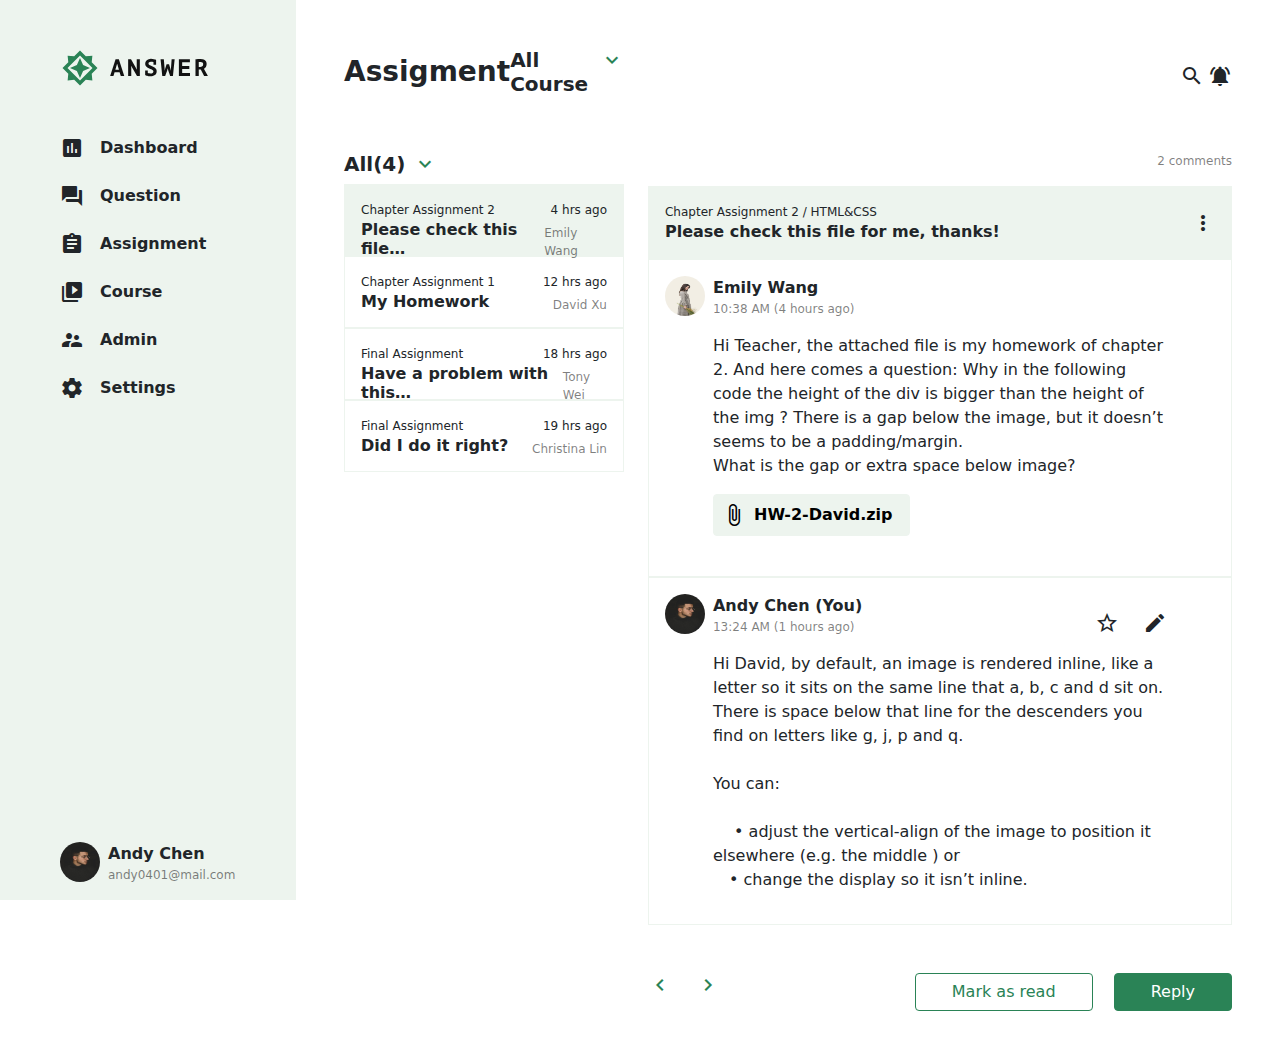
<file: index.html>
<!DOCTYPE html>
<html lang="en">

<head>
  <meta charset="UTF-8">
  <meta name="viewport" content="width=device-width, initial-scale=1.0">
  <meta http-equiv="X-UA-Compatible" content="ie=edge">
  <title>首頁</title>
  <link rel="stylesheet" href="./assets/style/all.css">
  <link rel="stylesheet" href="https://fonts.googleapis.com/icon?family=Material+Icons">
</head>

<body>
  <div class="container-fluid">
    <div class="row">
      <aside class="col-2 bg-secondary position-sticky top-0">
        <div class="h-100 d-flex flex-column justify-content-between ps-5">
          <ul class="list-unstyled">
            <li class="pb-5 pt-5"><img src="assets/images/logo-ANSWER.svg" alt=""></li>
            <li class="aside-item pb-4"><a href="###" class="d-flex align-items-center fw-bolder"><i class="material-icons pe-3">insert_chart</i>Dashboard</a></li>
            <li class="aside-item pb-4"><a href="###" class="d-flex align-items-center fw-bolder"><i class="material-icons pe-3">forum</i>Question</a></li>
            <li class="aside-item pb-4"><a href="index.html" class="d-flex align-items-center fw-bolder"><i class="material-icons pe-3">assignment</i>Assignment</a></li>
            <li class="aside-item pb-4"><a href="###" class="d-flex align-items-center fw-bolder"><i class="material-icons pe-3">video_library</i>Course</a><li>
            <li class="aside-item pb-4"><a href="admin.html" class="d-flex align-items-center fw-bolder"><i class="material-icons pe-3">supervisor_account</i>Admin</a></li>
            <li class="aside-item pb-4"><a href="###" class="d-flex align-items-center fw-bolder"><i class="material-icons pe-3">settings</i>Settings</a></li>
          </ul>
          <div class="d-flex">
            <img src="assets/images/andychen.jpeg" alt="" class="user-icon me-2">
            <div>
              <p class="mb-0 fw-bolder">Andy Chen</p>
              <p class="text-black-50 small-font-size">andy0401@mail.com</p>
            </div>
          </div>
        </div>
      </aside>
      <div class="main col p-5">
        <div class="row justify-content-between mb-5">
  <div class="col-4 d-flex align-items-center justify-content-between">
    <h3 class="fw-bolder">Assigment</h3>
    <div class="d-flex">
      <h5 class="fw-bolder">All Course</h5>
      <a href="###"><i class="material-icons ms-2">expand_more</i></a>
    </div>
  </div>
  <div class="col-1 d-flex justify-content-between align-items-center">
    <i class="material-icons d-block">search</i>
    <i class="material-icons d-block">notifications_active</i>
  </div>
</div>
<div class="row">
  <div class="col-md-4">
    <div class="d-flex">
      <h5 class="fw-bolder">All(4)</h5>
      <a href="###"><i class="material-icons ms-2">expand_more</i></a>
    </div>
    <ul class="list-unstyled">
      <li class="border border-secondary p-3 bg-secondary">
        <div class="height-special d-flex justify-content-between">
          <p class="small-font-size">Chapter Assignment 2</p>
          <p class="small-font-size">4 hrs ago</p>
        </div>
        <div class="height-special d-flex justify-content-between">
          <h6 class="fw-bolder">Please check this file…</h6>
          <p class="text-black-50 small-font-size pt-1">Emily Wang</p>
        </div>
      </li>
      <li class="border border-secondary p-3">
        <div class="height-special d-flex justify-content-between">
          <p class="small-font-size">Chapter Assignment 1</p>
          <p class="small-font-size">12 hrs ago</p>
        </div>
        <div class="height-special d-flex justify-content-between">
          <h6 class="fw-bolder">My Homework</h6>
          <p class="text-black-50 small-font-size pt-1">David Xu</p>
        </div>
      </li>
      <li class="border border-secondary p-3">
        <div class="height-special d-flex justify-content-between">
          <p class="small-font-size">Final Assignment</p>
          <p class="small-font-size">18 hrs ago</p>
        </div>
        <div class="height-special d-flex justify-content-between">
          <h6 class="fw-bolder">Have a problem with this…</h6>
          <p class="text-black-50 small-font-size pt-1">Tony Wei</p>
        </div>
      </li>
      <li class="border border-secondary p-3">
        <div class="height-special d-flex justify-content-between">
          <p class="small-font-size">Final Assignment</p>
          <p class="small-font-size">19 hrs ago</p>
        </div>
        <div class="height-special d-flex justify-content-between">
          <h6 class="fw-bolder">Did I do it right?</h6>
          <p class="text-black-50 small-font-size pt-1">Christina Lin</p>
        </div>
      </li>
    </ul>
  </div>
  <div class="col-md-8">
    <p class="text-black-50 text-end small-font-size mb-3">2 comments</p>
    <div>
      <div class="d-flex justify-content-between border border-secondary p-3 bg-secondary">
        <div>
          <p class="height-special small-font-size">Chapter Assignment 2 / HTML&CSS</p>
          <h6 class="height-special fw-bolder">Please check this file for me, thanks!</h6>
        </div>
        <div>
          <i class="material-icons mt-2">more_vert</i>
        </div>
      </div>
      <div>
        <ul class="list-unstyled mb-5">
          <li class="border border-secondary p-3">
            <div class="d-flex">
              <img src="assets/images/emilywang.jpeg" alt="" class="user-icon me-2">
              <div>
                <p class="mb-0 fw-bolder">Emily Wang</p>
                <p class="text-black-50 small-font-size">10:38 AM (4 hours ago)</p>
              </div>
            </div>
            <p class="ps-5 pe-5">Hi Teacher, the attached file is my homework of chapter 2. And here comes a question: Why in the following code the height of the div is bigger than the height of the img ? There is a gap below the image, but it doesn’t seems to be a padding/margin.<br>What is the gap or extra space below image?</p>
            <button type="button" class="btn btn-secondary radius d-flex align-items-center ms-5 mb-4 p-2">
              <i class="material-icons me-2">attach_file</i>
              <span class="fw-bold pe-2">HW-2-David.zip</span>
            </button>
          </li>
          <li class="border border-secondary p-3">
            <div class="d-flex justify-content-between">
              <div class="d-flex">
                <img src="assets/images/andychen.jpeg" alt="" class="user-icon me-2">
                <div>
                  <p class="mb-0 fw-bolder">Andy Chen (You)</p>
                  <p class="text-black-50 small-font-size">13:24 AM (1 hours ago)</p>
                </div>
              </div>
              <div class="d-flex justify-content-between align-items-center me-5">
                <i class="material-icons d-block me-4">star_border</i>
                <i class="material-icons d-block">edit</i>
              </div>
            </div>
            <p class="ps-5 pe-5">Hi David, by default, an image is rendered inline, like a letter so it sits on the same line that a, b, c and d sit on. There is space below that line for the descenders you find on letters like g, j, p and q.<br><br>You can:<br><br>　 • adjust the vertical-align of the image to position it elsewhere (e.g. the middle ) or<br>　• change the display so it isn’t inline.</p>
          </li>
        </ul>
      </div>
      <div class="d-flex justify-content-between">
        <div class="d-flex">
          <a href=""><i class="material-icons d-block me-4">chevron_left</i></a>
          <a href=""><i class="material-icons d-block">chevron_right</i></a>
        </div>
        <div>
          <button class="btn btn-outline-primary me-3">
            <span class="ms-4 me-4">Mark as read</span>
          </button>
          <button class="btn btn-primary" type="button" data-bs-toggle="collapse" data-bs-target="#collapseExample" aria-expanded="false" aria-controls="collapseExample">
            <span class="ms-4 me-4">Reply</span>
          </button>
        </div>
      </div>
      <div class="collapse collapseExample border bg-white" id="collapseExample">
        <header class="d-flex align-items-center p-3 bg-secondary">
          <h4 class="m-0 btn fw-bold p-3">Body Text</h4>
          <i class="material-icons me-4">arrow_drop_down</i>
          <i class="material-icons me-4">format_bold</i>
          <i class="material-icons me-4">format_italic</i>
          <i class="material-icons me-4">format_list_bulleted</i>
          <i class="material-icons me-4">format_list_numbered</i>
          <i class="material-icons me-4">insert_photo</i>
          <i class="material-icons me-4">insert_link</i>
          <i class="material-icons me-4">code</i>
        </header>
        <textarea name="replyMessage" id="replyMessage" rows="8" class="w-100 p-4 border-0 mb-4" placeholder="Reply an answer…"></textarea>
        <footer class="d-flex justify-content-end mb-4">
          <button type="button" class="btn btn-outline-primary me-3" data-bs-toggle="collapse" data-bs-target="#collapseExample" aria-expanded="false" aria-controls="collapseExample">Cancel</button>
          <button class="btn btn-primary me-3">Reply</button>
        </footer>
      </div>
    </div>
  </div>
</div>
      </div>
    </div>
  </div>
  <script src="./assets/js/vendors.js"></script>
  <script src="./assets/js/all.js"></script>
  <script src="https://code.jquery.com/jquery-3.6.0.js" integrity="sha256-H+K7U5CnXl1h5ywQfKtSj8PCmoN9aaq30gDh27Xc0jk=" crossorigin="anonymous"></script>
  <script src="https://cdn.jsdelivr.net/npm/bootstrap@5.0.2/dist/js/bootstrap.bundle.min.js" integrity="sha384-MrcW6ZMFYlzcLA8Nl+NtUVF0sA7MsXsP1UyJoMp4YLEuNSfAP+JcXn/tWtIaxVXM" crossorigin="anonymous"></script>
</body>

</html>
</file>
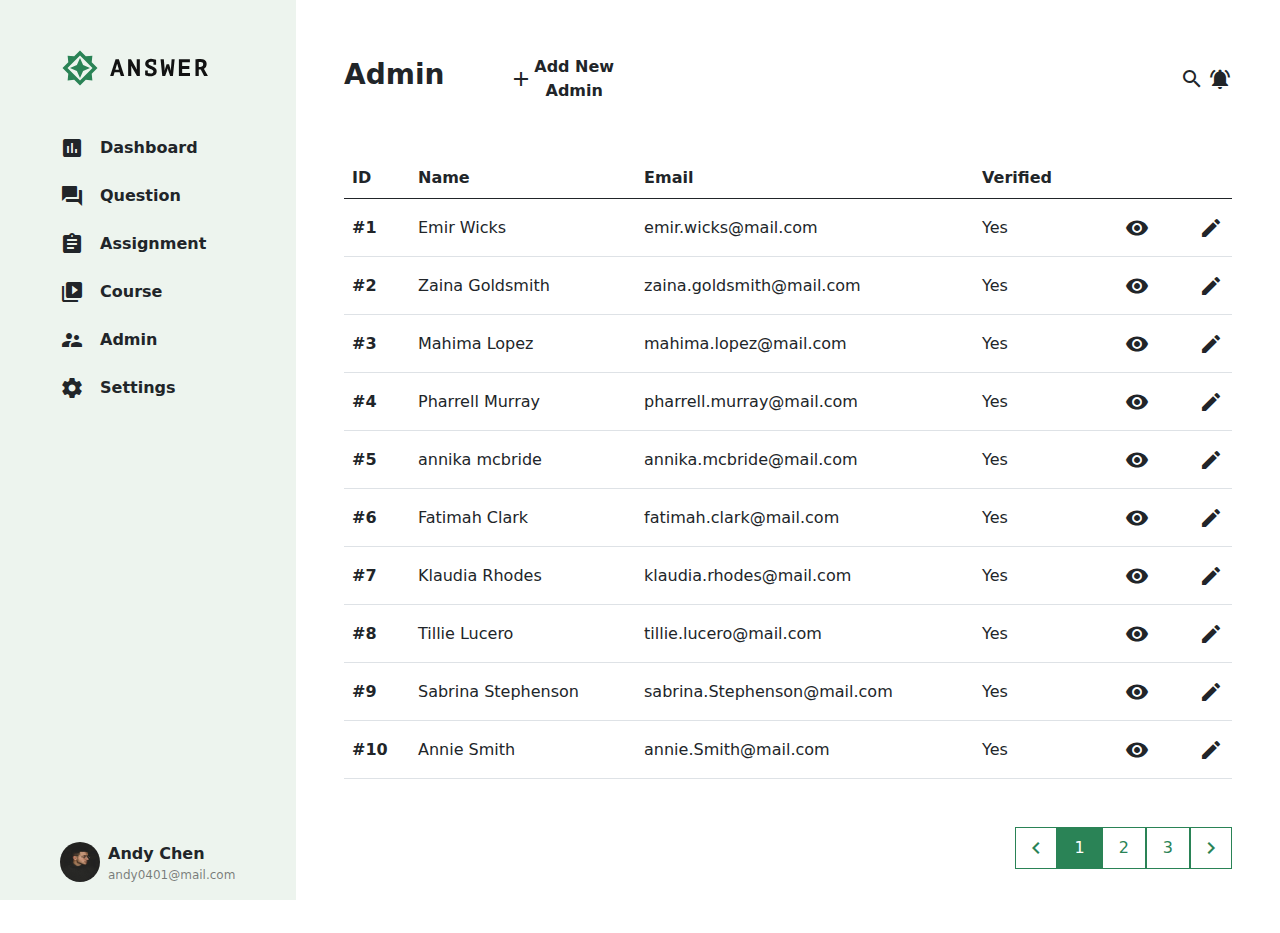
<file: admin.html>
<!DOCTYPE html>
<html lang="en">

<head>
  <meta charset="UTF-8">
  <meta name="viewport" content="width=device-width, initial-scale=1.0">
  <meta http-equiv="X-UA-Compatible" content="ie=edge">
  <title>Admin</title>
  <link rel="stylesheet" href="./assets/style/all.css">
  <link rel="stylesheet" href="https://fonts.googleapis.com/icon?family=Material+Icons">
</head>

<body>
  <div class="container-fluid">
    <div class="row">
      <aside class="col-2 bg-secondary position-sticky top-0">
        <div class="h-100 d-flex flex-column justify-content-between ps-5">
          <ul class="list-unstyled">
            <li class="pb-5 pt-5"><img src="assets/images/logo-ANSWER.svg" alt=""></li>
            <li class="aside-item pb-4"><a href="###" class="d-flex align-items-center fw-bolder"><i class="material-icons pe-3">insert_chart</i>Dashboard</a></li>
            <li class="aside-item pb-4"><a href="###" class="d-flex align-items-center fw-bolder"><i class="material-icons pe-3">forum</i>Question</a></li>
            <li class="aside-item pb-4"><a href="index.html" class="d-flex align-items-center fw-bolder"><i class="material-icons pe-3">assignment</i>Assignment</a></li>
            <li class="aside-item pb-4"><a href="###" class="d-flex align-items-center fw-bolder"><i class="material-icons pe-3">video_library</i>Course</a><li>
            <li class="aside-item pb-4"><a href="admin.html" class="d-flex align-items-center fw-bolder"><i class="material-icons pe-3">supervisor_account</i>Admin</a></li>
            <li class="aside-item pb-4"><a href="###" class="d-flex align-items-center fw-bolder"><i class="material-icons pe-3">settings</i>Settings</a></li>
          </ul>
          <div class="d-flex">
            <img src="assets/images/andychen.jpeg" alt="" class="user-icon me-2">
            <div>
              <p class="mb-0 fw-bolder">Andy Chen</p>
              <p class="text-black-50 small-font-size">andy0401@mail.com</p>
            </div>
          </div>
        </div>
      </aside>
      <div class="main col p-5">
        <div class="row justify-content-between mb-5">
    <div class="col-4 d-flex align-items-center">
        <h3 class="fw-bolder me-5">Admin</h3>
        <button type="button" class="btn d-flex align-items-center px-2 fw-bold" data-bs-toggle="modal" data-bs-target="#addNewAdmin">
            <i class="material-icons ms-2">add</i>
            Add New Admin
        </button>
        <div class="modal fade" id="addNewAdmin" tabindex="-1" aria-labelledby="addNewAdmin" aria-hidden="true">
            <div class="modal-dialog modal-dialog-scrollable">
                <form class="modal-content" action="">
                  <div class="modal-header border-0 p-4">
                    <h5 class="modal-title fw-bolder">New Admin</h5>
                    <button type="button" class="btn-close" data-bs-dismiss="modal" aria-label="Close"></button>
                  </div>
                  <div class="modal-body">
                    <h5 class="p-2 fw-bolder">Account</h5>
                    <label for="name" class="d-block p-2">Name</label>
                    <input type="text" name="name" id="name" class="p-2 mb-2 form-control-lg w-100">
                    <label for="mail" class="d-block p-2">Email</label>
                    <input type="text" name="mail" id="mail" class="p-2 mb-2 form-control-lg w-100">
                    <h5 class="p-2 fw-bolder border-top pt-4 mt-4">Verification</h5>
                    <p class="fw-bolder">
                        <i class="material-icons me-2 align-top text-danger">warning</i>
                        Unverified
                    </p>
                    <button type="button" class="btn btn-outline-primary w-100 p-3">
                        Send Verification Mail
                    </button>
                    <h5 class="p-2 fw-bolder border-top pt-4 mt-4">Access Level</h5>
                    <select name="level" id="level" class="text-black-50 form-select-lg w-100 py-3">
                        <option selected>-Choose access level-</option>
                        <option value="Admin">Admin</option>
                        <option value="2222">2222</option>
                        <option value="3333">3333</option>
                    </select>
                    <h5 class="p-2 fw-bolder border-top pt-4 mt-4">Custom Access</h5>
                    <div>
                        <input class="form-check-input p-2 m-2" type="checkbox" value="lecture" id="lecture">
                        <label class="form-check-label m-1 fw-bolder" for="lecture">Lecture</label>
                    </div>
                    <div>
                        <input class="form-check-input p-2 m-2" type="checkbox" value="Coupon" id="Coupon">
                        <label class="form-check-label m-1 fw-bolder" for="Coupon">Coupon</label>
                    </div>
                    <div>
                        <input class="form-check-input p-2 m-2" type="checkbox" value="Message" id="Message">
                        <label class="form-check-label m-1 fw-bolder" for="Message">Message</label>
                    </div>
                    <div>
                        <input class="form-check-input p-2 m-2" type="checkbox" value="Setting" id="Setting">
                        <label class="form-check-label m-1 fw-bolder" for="Setting">Setting</label>
                    </div>
                    <div>
                        <input class="form-check-input p-2 m-2" type="checkbox" value="task-menu" id="task-menu">
                        <label class="form-check-label m-1 fw-bolder" for="task-menu">Task menu</label>
                    </div>
                  </div>
                  <div class="modal-footer">
                    <button type="button" class="btn btn-secondary" data-bs-dismiss="modal">Cancel</button>
                    <button type="button" class="btn btn-primary">Add</button>
                  </div>
                </form>
            </div>
        </div>
    </div>
    <div class="col-1 d-flex justify-content-between align-items-center">
        <i class="material-icons d-block">search</i>
        <i class="material-icons d-block">notifications_active</i>
    </div>
</div>
<table class="table table-hover align-middle mb-5">
    <thead>
        <tr>
            <th scope="col">ID</th>
            <th scope="col">Name</th>
            <th scope="col">Email</th>
            <th scope="col">Verified</th>
            <th scope="col"></th>
            <th scope="col"></th>
        </tr>
    </thead>
    <tbody>
        <tr>
            <th scope="row">#1</th>
            <td>Emir Wicks</td>
            <td>emir.wicks@mail.com</td>
            <td>Yes</td>
            <td class="text-end">
                <button type="button" class="btn p-0" data-bs-toggle="modal" data-bs-target="#card">
                    <i class="material-icons ms-3 pt-2">remove_red_eye</i>
                </button>
            </td>
            <td class="text-end">
                <button type="button" class="btn p-0" data-bs-toggle="modal" data-bs-target="#cardedit">
                    <i class="material-icons ms-3 pt-2">edit</i>
                </button>
            </td>
            <div class="modal fade" id="card" tabindex="-1" aria-labelledby="card" aria-hidden="true">
                <div class="modal-dialog modal-dialog-centered">
                  <div class="modal-content">
                      <div class="d-flex">
                        <img class="m-4" src="assets/images/emir.jpeg" style="width: 180px;height: 145px;" alt="">
                        <div class="w-50">
                            <div class="modal-header border-0 p-0 mt-4">
                                <h6 class="modal-title">#1</h6>
                                <button type="button" class="btn-close" data-bs-dismiss="modal" aria-label="Close"></button>
                            </div>
                            <div class="modal-body p-0 mt-2">
                                <h6>Admin</h6>
                                <h5>Emir Wicks</h5>
                                <p class="small-font-size text-black-50 m-0">emir.wicks@mail.com</p>
                                <div class="d-flex justify-content-between">
                                    <button type="button" class="btn bg-secondary" data-bs-toggle="collapse" data-bs-target="#card-footer" aria-expanded="false" aria-controls="card-footer">
                                        Verified
                                    </button>
                                    <button type="button" class="btn" data-bs-toggle="collapse" data-bs-target="#card-footer" aria-expanded="false" aria-controls="card-footer">
                                        <i class="material-icons ms-2">expand_more</i>
                                    </button>
                                </div>
                            </div>
                            <div class="modal-footer collapse card-footer border-0 bg-white" id="card-footer">
                                <button type="button" class="btn btn-outline-danger px-4" data-bs-dismiss="modal">Deactivate</button>
                                <button type="button" class="btn btn-primary px-4">Edit</button>
                            </div>
                        </div>
                      </div>
                  </div>
                </div>
            </div>
            <div class="modal fade" id="cardedit" tabindex="-1" aria-labelledby="cardedit" aria-hidden="true">
                <div class="modal-dialog modal-dialog-scrollable">
                    <div class="modal-content" action="">
                      <div class="modal-header border-0 p-4">
                        <h5 class="modal-title fw-bolder">Edit Admin</h5>
                        <button type="button" class="btn-close" data-bs-dismiss="modal" aria-label="Close"></button>
                      </div>
                      <div class="modal-body">
                        <h5 class="p-2 fw-bolder">Account</h5>
                        <label for="name" class="d-block p-2">Name</label>
                        <input type="text" name="name" id="name" class="p-2 mb-2 form-control-lg w-100" value="Emir Wicks">
                        <label for="mail" class="d-block p-2">Email</label>
                        <input type="text" name="mail" id="mail" class="p-2 mb-2 form-control-lg w-100" value="emir.wicks@mail.com">
                        <h5 class="p-2 fw-bolder border-top pt-4 mt-4">Verification</h5>
                        <div class="d-flex justify-content-between">
                            <p class="fw-bolder">
                                <i class="material-icons me-2 align-top text-primary">check_circle</i>
                                Verified
                            </p>
                            <p class="fw-bolder">2020/4/12</p>
                        </div>
                        <button type="button" class="btn btn-outline-primary w-100 p-3" disabled>
                            Send Verification Mail
                        </button>
                        <h5 class="p-2 fw-bolder border-top pt-4 mt-4">Access Level</h5>
                        <select name="level" id="level" class="text-black-70 form-select-lg w-100 py-3">
                            <option disabled>-Choose access level-</option>
                            <option value="Admin" selected>Admin</option>
                            <option value="2222">2222</option>
                            <option value="3333">3333</option>
                        </select>
                        <h5 class="p-2 fw-bolder border-top pt-4 mt-4">Custom Access</h5>
                        <div>
                            <input class="form-check-input p-2 m-2" type="checkbox" value="lecture" id="lecture">
                            <label class="form-check-label m-1 fw-bolder" for="lecture">Lecture</label>
                        </div>
                        <div>
                            <input class="form-check-input p-2 m-2" type="checkbox" value="Coupon" id="Coupon">
                            <label class="form-check-label m-1 fw-bolder" for="Coupon">Coupon</label>
                        </div>
                        <div>
                            <input class="form-check-input p-2 m-2" type="checkbox" value="Message" id="Message">
                            <label class="form-check-label m-1 fw-bolder" for="Message">Message</label>
                        </div>
                        <div>
                            <input class="form-check-input p-2 m-2" type="checkbox" value="Setting" id="Setting">
                            <label class="form-check-label m-1 fw-bolder" for="Setting">Setting</label>
                        </div>
                        <div>
                            <input class="form-check-input p-2 m-2" type="checkbox" value="task-menu" id="task-menu">
                            <label class="form-check-label m-1 fw-bolder" for="task-menu">Task menu</label>
                        </div>
                        <h5 class="p-2 fw-bolder border-top pt-4 mt-4">Deactivate Account</h5>
                        <p class="fw-bolder text-danger">
                            <i class="material-icons me-2 align-top text-danger">warning</i>
                            This cannot be undone!
                        </p>
                        <button type="button" class="btn btn-outline-danger w-100 p-3">
                            Deactivate This Account
                        </button>
                      </div>
                      <div class="modal-footer border-0">
                        <button type="button" class="btn btn-secondary" data-bs-dismiss="modal">Cancel</button>
                        <button type="button" class="btn btn-primary">Update</button>
                      </div>
                    </div>
                </div>
            </div>
        </tr>
        <tr>
            <th scope="row">#2</th>
            <td>Zaina Goldsmith</td>
            <td>zaina.goldsmith@mail.com</td>
            <td>Yes</td>
            <td class="text-end">
            <button type="button" class="btn p-0">
                <i class="material-icons ms-3 pt-2">remove_red_eye</i>
            </button>
            </td>
            <td class="text-end">
            <button type="button" class="btn p-0">
                <i class="material-icons ms-3 pt-2">edit</i>
            </button>
            </td>
        </tr>
        <tr>
            <th scope="row">#3</th>
            <td>Mahima Lopez</td>
            <td>mahima.lopez@mail.com</td>
            <td>Yes</td>
            <td class="text-end">
            <button type="button" class="btn p-0">
                <i class="material-icons ms-3 pt-2">remove_red_eye</i>
            </button>
            </td>
            <td class="text-end">
            <button type="button" class="btn p-0">
                <i class="material-icons ms-3 pt-2">edit</i>
            </button>
            </td>
        </tr>
        <tr>
            <th scope="row">#4</th>
            <td>Pharrell Murray</td>
            <td>pharrell.murray@mail.com</td>
            <td>Yes</td>
            <td class="text-end">
                <button type="button" class="btn p-0">
                    <i class="material-icons ms-3 pt-2">remove_red_eye</i>
                </button>
            </td>
            <td class="text-end">
                <button type="button" class="btn p-0">
                    <i class="material-icons ms-3 pt-2">edit</i>
                </button>
            </td>
        </tr>
        <tr>
            <th scope="row">#5</th>
            <td>annika mcbride</td>
            <td>annika.mcbride@mail.com</td>
            <td>Yes</td>
            <td class="text-end">
            <button type="button" class="btn p-0">
                <i class="material-icons ms-3 pt-2">remove_red_eye</i>
            </button>
            </td>
            <td class="text-end">
            <button type="button" class="btn p-0">
                <i class="material-icons ms-3 pt-2">edit</i>
            </button>
            </td>
        </tr>
        <tr>
            <th scope="row">#6</th>
            <td>Fatimah Clark</td>
            <td>fatimah.clark@mail.com</td>
            <td>Yes</td>
            <td class="text-end">
            <button type="button" class="btn p-0">
                <i class="material-icons ms-3 pt-2">remove_red_eye</i>
            </button>
            </td>
            <td class="text-end">
            <button type="button" class="btn p-0">
                <i class="material-icons ms-3 pt-2">edit</i>
            </button>
            </td>
        </tr>
        <tr>
            <th scope="row">#7</th>
            <td>Klaudia Rhodes</td>
            <td>klaudia.rhodes@mail.com</td>
            <td>Yes</td>
            <td class="text-end">
                <button type="button" class="btn p-0">
                    <i class="material-icons ms-3 pt-2">remove_red_eye</i>
                </button>
            </td>
            <td class="text-end">
                <button type="button" class="btn p-0">
                    <i class="material-icons ms-3 pt-2">edit</i>
                </button>
            </td>
        </tr>
        <tr>
            <th scope="row">#8</th>
            <td>Tillie Lucero</td>
            <td>tillie.lucero@mail.com</td>
            <td>Yes</td>
            <td class="text-end">
            <button type="button" class="btn p-0">
                <i class="material-icons ms-3 pt-2">remove_red_eye</i>
            </button>
            </td>
            <td class="text-end">
            <button type="button" class="btn p-0">
                <i class="material-icons ms-3 pt-2">edit</i>
            </button>
            </td>
        </tr>
        <tr>
            <th scope="row">#9</th>
            <td>Sabrina Stephenson</td>
            <td>sabrina.Stephenson@mail.com</td>
            <td>Yes</td>
            <td class="text-end">
            <button type="button" class="btn p-0">
                <i class="material-icons ms-3 pt-2">remove_red_eye</i>
            </button>
            </td>
            <td class="text-end">
            <button type="button" class="btn p-0">
                <i class="material-icons ms-3 pt-2">edit</i>
            </button>
            </td>
        </tr>
        <tr>
            <th scope="row">#10</th>
            <td>Annie Smith</td>
            <td>annie.Smith@mail.com</td>
            <td>Yes</td>
            <td class="text-end">
            <button type="button" class="btn p-0">
                <i class="material-icons ms-3 pt-2">remove_red_eye</i>
            </button>
            </td>
            <td class="text-end">
            <button type="button" class="btn p-0">
                <i class="material-icons ms-3 pt-2">edit</i>
            </button>
            </td>
        </tr>
    </tbody>
</table>
<ul class="list-unstyled d-flex justify-content-end page">
    <li class="border border-primary"><a href="###" class="d-block px-2 py-2"><i class="material-icons d-block">chevron_left</i></a></li>
    <li class="border border-primary bg-primary"><a href="###" class="d-block px-3 py-2 text-white">1</a></li>
    <li class="border border-primary"><a href="###" class="d-block px-3 py-2">2</a></li>
    <li class="border border-primary"><a href="###" class="d-block px-3 py-2">3</a></li>
    <li class="border border-primary"><a href="###" class="d-block px-2 py-2"><i class="material-icons d-block">chevron_right</i></a></li>
</ul>

      </div>
    </div>
  </div>
  <script src="./assets/js/vendors.js"></script>
  <script src="./assets/js/all.js"></script>
  <script src="https://code.jquery.com/jquery-3.6.0.js" integrity="sha256-H+K7U5CnXl1h5ywQfKtSj8PCmoN9aaq30gDh27Xc0jk=" crossorigin="anonymous"></script>
  <script src="https://cdn.jsdelivr.net/npm/bootstrap@5.0.2/dist/js/bootstrap.bundle.min.js" integrity="sha384-MrcW6ZMFYlzcLA8Nl+NtUVF0sA7MsXsP1UyJoMp4YLEuNSfAP+JcXn/tWtIaxVXM" crossorigin="anonymous"></script>
</body>

</html>
</file>
